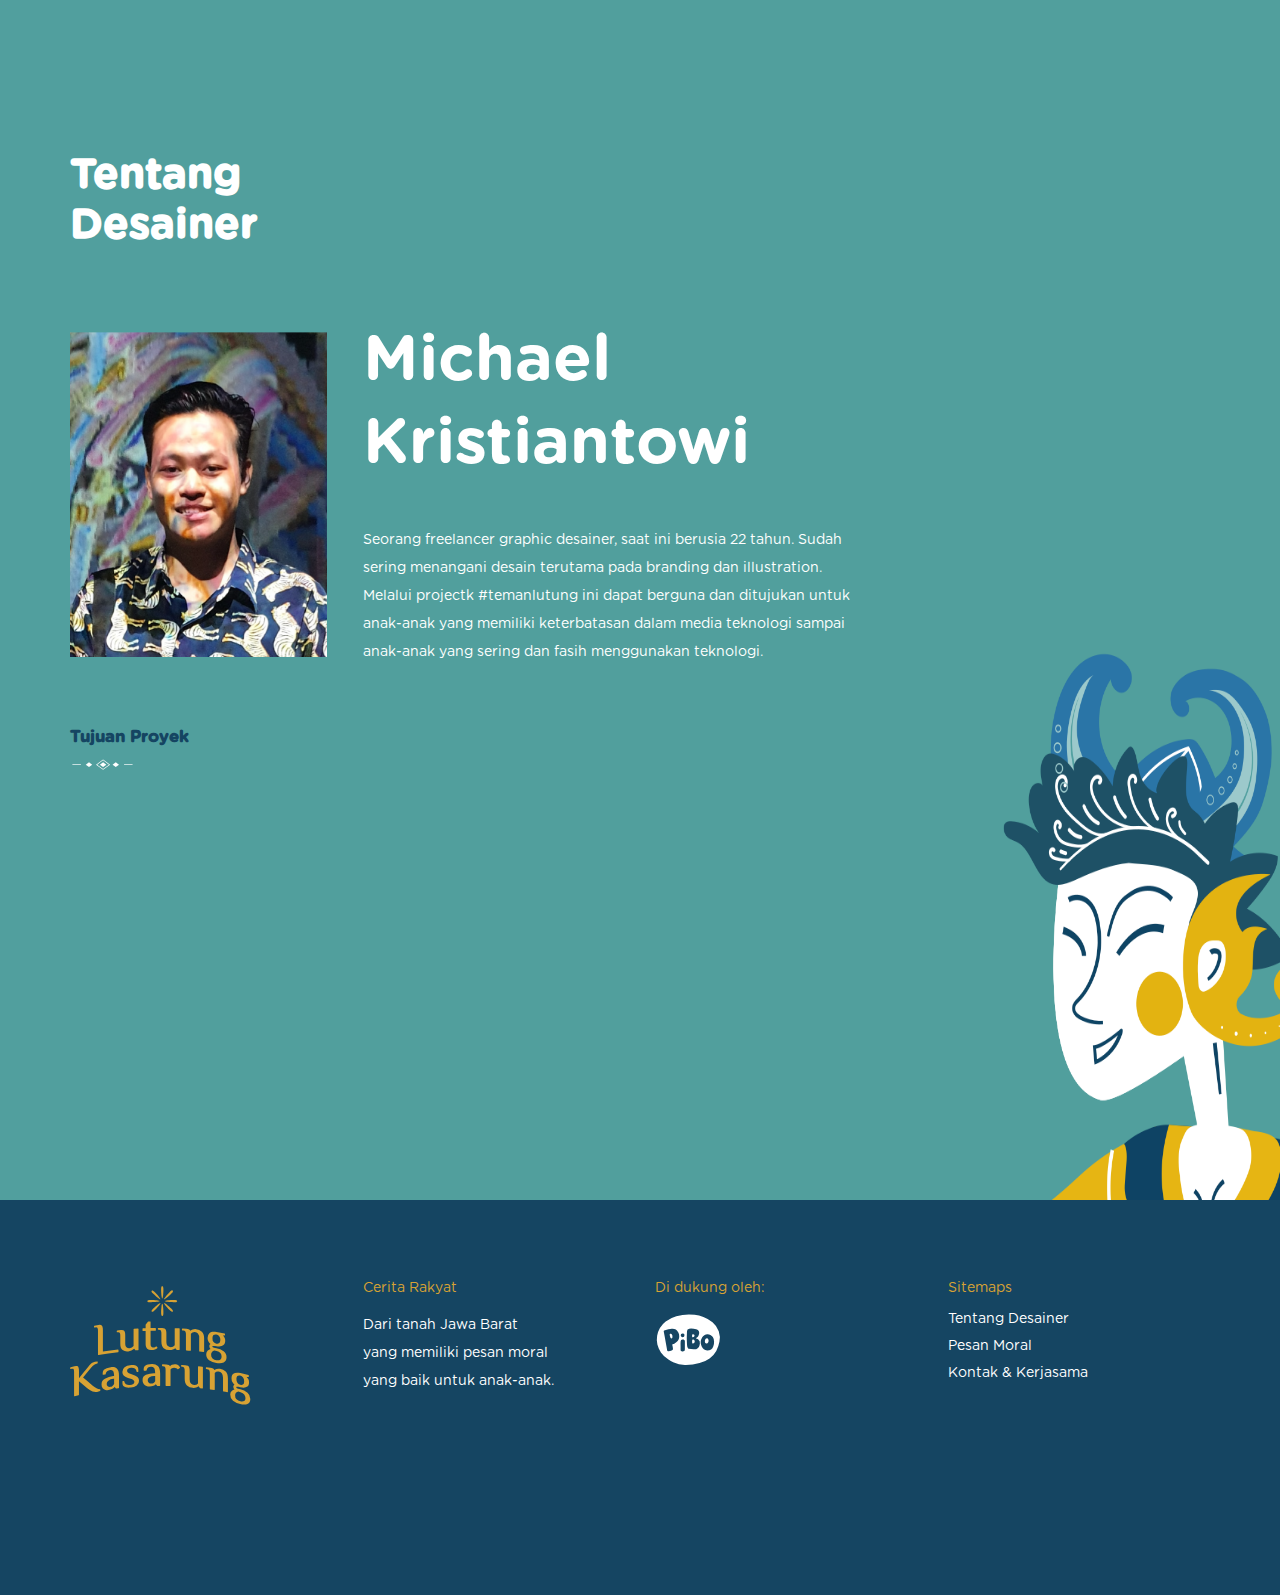
<file: about.html>
<!DOCTYPE html>
<html lang="en">
<head>
    <meta charset="UTF-8">
    <title>Tentang - Lutung Kasarung</title>

    <link rel="stylesheet" href="css/grid.css">
    <link rel="stylesheet" href="css/page.css">
    <link rel="stylesheet" href="css/footer.css">
</head>
<body>

<section class="page-section" id="about">
    <div class="container">
        <div class="row">
            <div class="col-12">
                <div class="header-container">
                    <h1>
                        Tentang <br/>
                        Desainer
                    </h1>
                </div>
            </div>
        </div>
    </div>

    <div class="container">
        <div class="row row-about">
            <div class="col-12 col-md-3">
                <div class="profile-photo-container">
                    <img src="page_assets/profile-photo.png" alt="profile-photo">
                </div>
            </div>

            <div class="col-12 col-md-9">
                <h2 class="about-title">
                    Michael <br/>
                    Kristiantowi
                </h2>

                <p class="about-description">
                    Seorang freelancer graphic desainer, saat ini berusia 22 tahun. Sudah <br/>
                    sering menangani desain terutama pada branding dan illustration. <br/>
                    Melalui projectk #temanlutung ini dapat berguna dan ditujukan untuk <br/>
                    anak-anak yang memiliki keterbatasan dalam media teknologi sampai <br/>
                    anak-anak yang sering dan fasih menggunakan teknologi.
                </p>
            </div>
        </div>
    </div>

    <div class="container">
        <div class="row">
            <div class="col-12">
                <div class="container-header-content">
                    <label>Tujuan Proyek</label>

                    <div class="text-line" style="margin-top: 8px;">
                        <svg id="Layer_1" data-name="Layer 1" xmlns="http://www.w3.org/2000/svg" viewBox="590 500 70 70" width="160px" height="20px"><defs><style>.cls-9{fill:#fff;}</style></defs><title>34</title><path class="cls-9" d="M460.77,551.82l-24.6-18.05,24.6-18,24.6,18ZM440.1,533.77l20.67,15.16,20.66-15.16-20.66-15.16Z"/><polygon class="cls-9" points="472.12 533.77 460.87 542.02 449.63 533.77 460.87 525.52 472.12 533.77"/><polygon class="cls-9" points="516.49 533.77 505.24 542.02 493.99 533.77 505.24 525.52 516.49 533.77"/><polygon class="cls-9" points="422.71 533.77 411.47 542.02 400.22 533.77 411.47 525.52 422.71 533.77"/><rect class="cls-9" x="534.29" y="532.61" width="29.71" height="2.33"/><rect class="cls-9" x="353.33" y="532.61" width="29.71" height="2.33"/></svg>
                    </div>
                </div>
            </div>
        </div>

        <div class="row">
            <div class="col-10">
                <div class="content-row-container">
                    <div class="content-row-wrapper">
                        <p class="content-row-description">
                            Sebagai proyek tugas akhir <br/>
                            dari desainer, untuk meraih <br/>
                            gelar sarjana. Proyek ini akan <br/>
                            berlanjut dengan kerjasama <br/>
                            dari berbagai pihak.
                        </p>
                    </div>

                    <div class="content-row-wrapper">
                        <p class="content-row-description">
                            Senang berbagi cerita <br/>
                            kepada sesama yang <br/>
                            mendasari pembuatan, lutung <br/>
                            kasarung story ini, melalui <br/>
                            media website interaktif.
                        </p>
                    </div>

                    <div class="content-row-wrapper">
                        <p class="content-row-description">
                            Semoga dapat bermanfaat <br/>
                            bagi anak-anak dimanapun <br/>
                            berada, dan pesan moralnya <br/>
                            dapat diaplikasikan kedalam <br/>
                            kehidupan sehari-hari.
                        </p>
                    </div>
                </div>
            </div>
        </div>
    </div>

</section>

<footer>
    <div class="container">
        <div class="row">
            <div class="col-12 col-md-3">
                <div class="footer-logo">
                    <img src="page_assets/footer-logo.svg" alt="footer-logo">
                </div>
            </div>

            <div class="col-12 col-md-3">
                <label class="footer-header">
                    Cerita Rakyat
                </label>

                <p class="footer-description">
                    Dari tanah Jawa Barat <br/>
                    yang memiliki pesan moral <br/>
                    yang baik untuk anak-anak.
                </p>
            </div>

            <div class="col-12 col-md-3">
                <label class="footer-header">
                    Di dukung oleh:
                </label>

                <div class="sponsor">
                    <img src="page_assets/sponsor-1.svg" alt="sponsor-1">
                </div>
            </div>

            <div class="col-12 col-md-3">
                <label class="footer-header">
                    Sitemaps
                </label>

                <ul>
                    <li>
                        <a href="about.html">Tentang Desainer</a>
                    </li>

                    <li>
                        <a href="message.html">Pesan Moral</a>
                    </li>

                    <li>
                        <a href="contact.html">Kontak & Kerjasama</a>
                    </li>
                </ul>
            </div>
        </div>
    </div>
</footer>

</body>
</html>
</file>
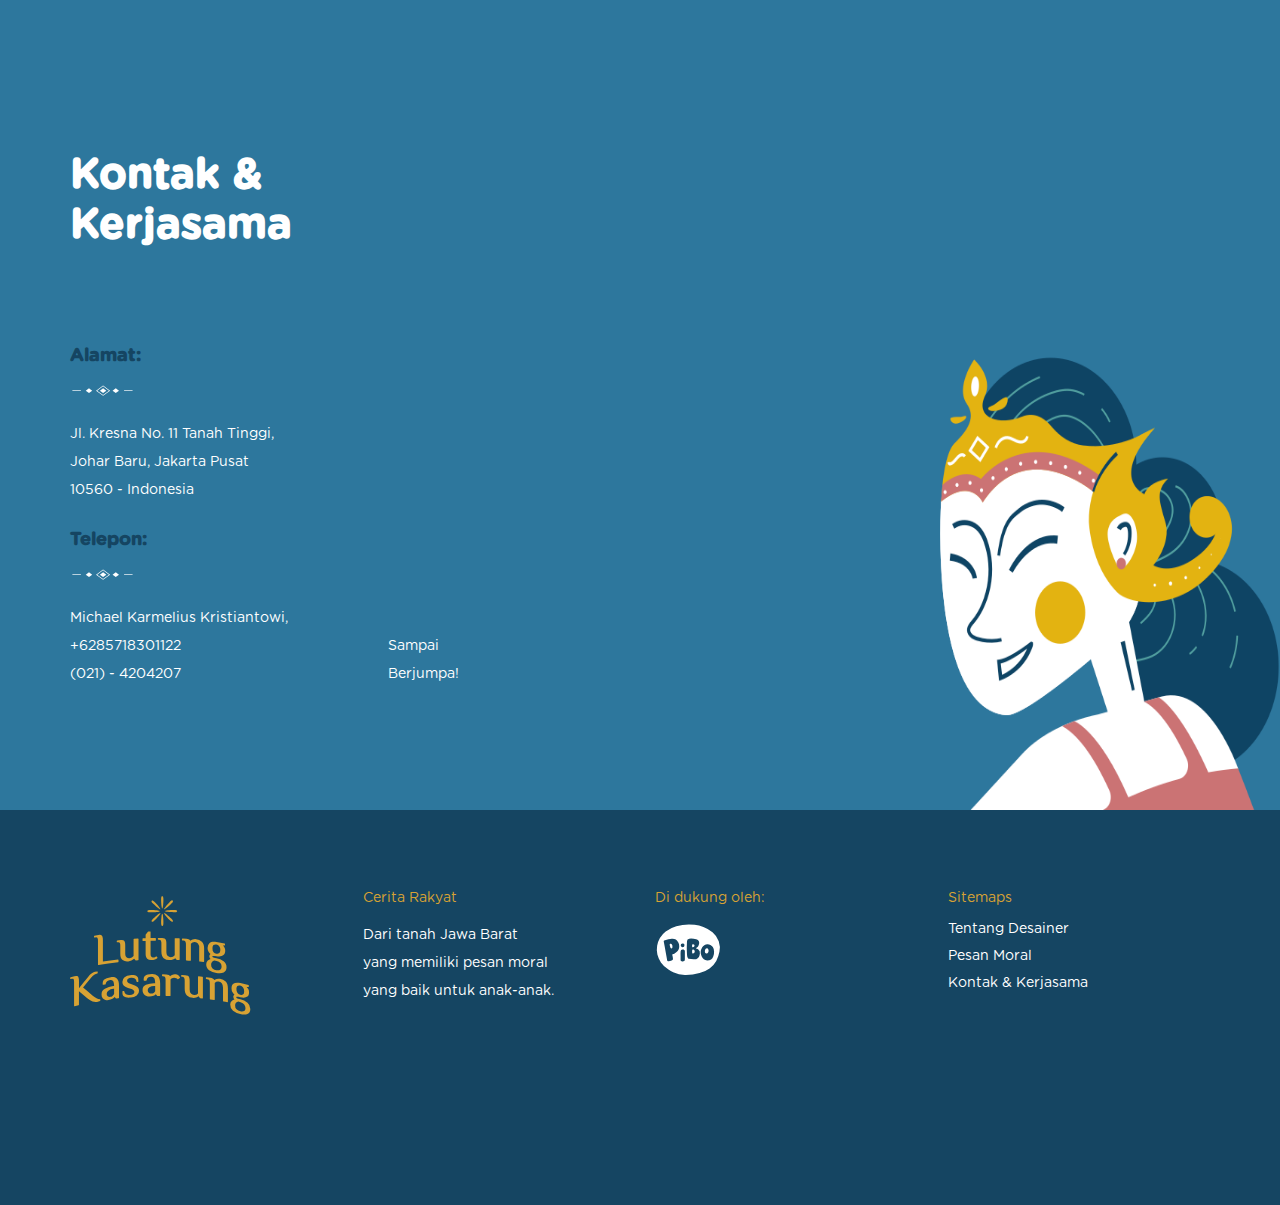
<file: contact.html>
<!DOCTYPE html>
<html lang="en">
<head>
    <meta charset="UTF-8">
    <title>Kontak - Lutung Kasarung</title>

    <link rel="stylesheet" href="css/grid.css">
    <link rel="stylesheet" href="css/page.css">
    <link rel="stylesheet" href="css/footer.css">
</head>
<body>

<section class="page-section" id="contact">
    <div class="container">
        <div class="row">
            <div class="col-12">
                <div class="header-container">
                    <h1>
                        Kontak & <br/>
                        Kerjasama
                    </h1>
                </div>
            </div>
        </div>
    </div>

    <div class="container">
        <div class="row">
            <div class="col-12">
                <div class="content-container">
                    <div class="content-wrapper">
                        <h4 class="content-header">Alamat: </h4>

                        <div class="text-line">
                            <svg id="Layer_1" data-name="Layer 1" xmlns="http://www.w3.org/2000/svg" viewBox="590 500 70 70" width="160px" height="20px"><defs><style>.cls-9{fill:#fff;}</style></defs><title>34</title><path class="cls-9" d="M460.77,551.82l-24.6-18.05,24.6-18,24.6,18ZM440.1,533.77l20.67,15.16,20.66-15.16-20.66-15.16Z"/><polygon class="cls-9" points="472.12 533.77 460.87 542.02 449.63 533.77 460.87 525.52 472.12 533.77"/><polygon class="cls-9" points="516.49 533.77 505.24 542.02 493.99 533.77 505.24 525.52 516.49 533.77"/><polygon class="cls-9" points="422.71 533.77 411.47 542.02 400.22 533.77 411.47 525.52 422.71 533.77"/><rect class="cls-9" x="534.29" y="532.61" width="29.71" height="2.33"/><rect class="cls-9" x="353.33" y="532.61" width="29.71" height="2.33"/></svg>
                        </div>

                        <p class="content-description">
                            Jl. Kresna No. 11 Tanah Tinggi, <br/>
                            Johar Baru, Jakarta Pusat <br/>
                            10560 - Indonesia
                        </p>
                    </div>

                    <div class="content-wrapper">
                        <h4 class="content-header">Telepon: </h4>

                        <div class="text-line">
                            <svg id="Layer_1" data-name="Layer 1" xmlns="http://www.w3.org/2000/svg" viewBox="590 500 70 70" width="160px" height="20px"><defs><style>.cls-9{fill:#fff;}</style></defs><title>34</title><path class="cls-9" d="M460.77,551.82l-24.6-18.05,24.6-18,24.6,18ZM440.1,533.77l20.67,15.16,20.66-15.16-20.66-15.16Z"/><polygon class="cls-9" points="472.12 533.77 460.87 542.02 449.63 533.77 460.87 525.52 472.12 533.77"/><polygon class="cls-9" points="516.49 533.77 505.24 542.02 493.99 533.77 505.24 525.52 516.49 533.77"/><polygon class="cls-9" points="422.71 533.77 411.47 542.02 400.22 533.77 411.47 525.52 422.71 533.77"/><rect class="cls-9" x="534.29" y="532.61" width="29.71" height="2.33"/><rect class="cls-9" x="353.33" y="532.61" width="29.71" height="2.33"/></svg>
                        </div>

                        <div class="content-description-container">
                            <p class="content-description">
                                Michael Karmelius Kristiantowi, <br/>
                                +6285718301122 <br/>
                                (021) - 4204207
                            </p>

                            <p class="content-description">
                                <br/>
                                Sampai <br/>
                                Berjumpa!
                            </p>
                        </div>
                    </div>
                </div>
            </div>
        </div>
    </div>

</section>

<footer>
    <div class="container">
        <div class="row">
            <div class="col-12 col-md-3">
                <div class="footer-logo">
                    <img src="page_assets/footer-logo.svg" alt="footer-logo">
                </div>
            </div>

            <div class="col-12 col-md-3">
                <label class="footer-header">
                    Cerita Rakyat
                </label>

                <p class="footer-description">
                    Dari tanah Jawa Barat <br/>
                    yang memiliki pesan moral <br/>
                    yang baik untuk anak-anak.
                </p>
            </div>

            <div class="col-12 col-md-3">
                <label class="footer-header">
                    Di dukung oleh:
                </label>

                <div class="sponsor">
                    <img src="page_assets/sponsor-1.svg" alt="sponsor-1">
                </div>
            </div>

            <div class="col-12 col-md-3">
                <label class="footer-header">
                    Sitemaps
                </label>

                <ul>
                    <li>
                        <a href="about.html">Tentang Desainer</a>
                    </li>

                    <li>
                        <a href="message.html">Pesan Moral</a>
                    </li>

                    <li>
                        <a href="contact.html">Kontak & Kerjasama</a>
                    </li>
                </ul>
            </div>
        </div>
    </div>
</footer>

</body>
</html>
</file>
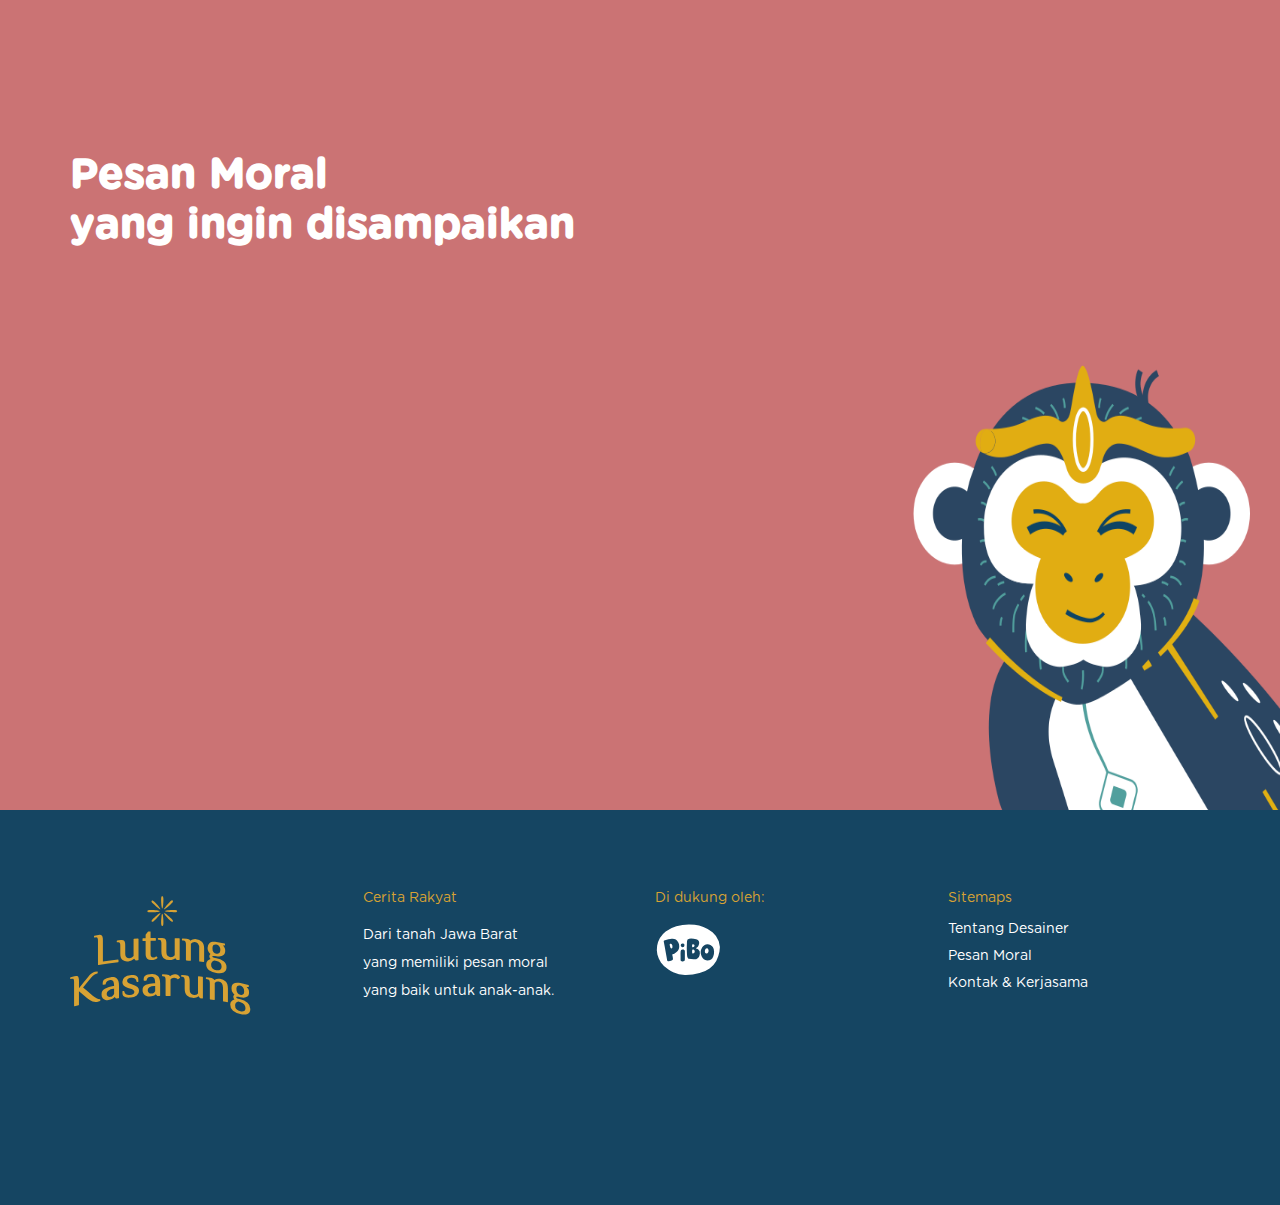
<file: message.html>
<!DOCTYPE html>
<html lang="en">
<head>
    <meta charset="UTF-8">
    <title>Pesan - Lutung Kasarung</title>

    <link rel="stylesheet" href="css/grid.css">
    <link rel="stylesheet" href="css/page.css">
    <link rel="stylesheet" href="css/footer.css">
</head>
<body>

<section class="page-section" id="message">
    <div class="container">
        <div class="row">
            <div class="col-12">
                <div class="header-container">
                    <h1>
                        Pesan Moral<br/>
                        yang ingin disampaikan
                    </h1>
                </div>
            </div>
        </div>
    </div>

    <div class="container">
        <div class="row">
            <div class="col-10">
                <div class="content-row-container">
                    <div class="content-row-wrapper">
                        <div class="content-row-image image-1">
                            <img src="page_assets/icon-1.svg" alt="icon-1">
                        </div>

                        <h4 class="content-row-header">Kejujuran</h4>

                        <div class="text-line">
                            <svg id="Layer_1" data-name="Layer 1" xmlns="http://www.w3.org/2000/svg" viewBox="590 500 70 70" width="50%" height="20px"><defs><style>.cls-9{fill:#fff;}</style></defs><title>34</title><path class="cls-9" d="M460.77,551.82l-24.6-18.05,24.6-18,24.6,18ZM440.1,533.77l20.67,15.16,20.66-15.16-20.66-15.16Z"/><polygon class="cls-9" points="472.12 533.77 460.87 542.02 449.63 533.77 460.87 525.52 472.12 533.77"/><polygon class="cls-9" points="516.49 533.77 505.24 542.02 493.99 533.77 505.24 525.52 516.49 533.77"/><polygon class="cls-9" points="422.71 533.77 411.47 542.02 400.22 533.77 411.47 525.52 422.71 533.77"/><rect class="cls-9" x="534.29" y="532.61" width="29.71" height="2.33"/><rect class="cls-9" x="353.33" y="532.61" width="29.71" height="2.33"/></svg>
                        </div>

                        <p class="content-row-description">
                            Kepercayaan kita peroleh <br/>
                            dengan Kejujuran disetiap <br/>
                            perkataan dan perbuatan.
                        </p>
                    </div>

                    <div class="content-row-wrapper">
                        <div class="content-row-image">
                            <img src="page_assets/icon-2.svg" alt="icon-2">
                        </div>

                        <h4 class="content-row-header">Kebijaksanaan</h4>

                        <div class="text-line">
                            <svg id="Layer_1" data-name="Layer 1" xmlns="http://www.w3.org/2000/svg" viewBox="590 500 70 70" width="50%" height="20px"><defs><style>.cls-9{fill:#fff;}</style></defs><title>34</title><path class="cls-9" d="M460.77,551.82l-24.6-18.05,24.6-18,24.6,18ZM440.1,533.77l20.67,15.16,20.66-15.16-20.66-15.16Z"/><polygon class="cls-9" points="472.12 533.77 460.87 542.02 449.63 533.77 460.87 525.52 472.12 533.77"/><polygon class="cls-9" points="516.49 533.77 505.24 542.02 493.99 533.77 505.24 525.52 516.49 533.77"/><polygon class="cls-9" points="422.71 533.77 411.47 542.02 400.22 533.77 411.47 525.52 422.71 533.77"/><rect class="cls-9" x="534.29" y="532.61" width="29.71" height="2.33"/><rect class="cls-9" x="353.33" y="532.61" width="29.71" height="2.33"/></svg>
                        </div>

                        <p class="content-row-description">
                            Pintar memilih mana yang baik <br/>
                            dan mana yang buruk untuk <br/>
                            diri sendiri.
                        </p>
                    </div>

                    <div class="content-row-wrapper">
                        <div class="content-row-image">
                            <img src="page_assets/icon-3.svg" alt="icon-2">
                        </div>

                        <h4 class="content-row-header">Pertemanan</h4>

                        <div class="text-line">
                            <svg id="Layer_1" data-name="Layer 1" xmlns="http://www.w3.org/2000/svg" viewBox="590 500 70 70" width="50%" height="20px"><defs><style>.cls-9{fill:#fff;}</style></defs><title>34</title><path class="cls-9" d="M460.77,551.82l-24.6-18.05,24.6-18,24.6,18ZM440.1,533.77l20.67,15.16,20.66-15.16-20.66-15.16Z"/><polygon class="cls-9" points="472.12 533.77 460.87 542.02 449.63 533.77 460.87 525.52 472.12 533.77"/><polygon class="cls-9" points="516.49 533.77 505.24 542.02 493.99 533.77 505.24 525.52 516.49 533.77"/><polygon class="cls-9" points="422.71 533.77 411.47 542.02 400.22 533.77 411.47 525.52 422.71 533.77"/><rect class="cls-9" x="534.29" y="532.61" width="29.71" height="2.33"/><rect class="cls-9" x="353.33" y="532.61" width="29.71" height="2.33"/></svg>
                        </div>

                        <p class="content-row-description">
                            Pertemanan sejati yakni, <br/>
                            dapat mengerti disaat senang <br/>
                            maupun susah
                        </p>
                    </div>
                </div>
            </div>
        </div>
    </div>

</section>

<footer>
    <div class="container">
        <div class="row">
            <div class="col-12 col-md-3">
                <div class="footer-logo">
                    <img src="page_assets/footer-logo.svg" alt="footer-logo">
                </div>
            </div>

            <div class="col-12 col-md-3">
                <label class="footer-header">
                    Cerita Rakyat
                </label>

                <p class="footer-description">
                    Dari tanah Jawa Barat <br/>
                    yang memiliki pesan moral <br/>
                    yang baik untuk anak-anak.
                </p>
            </div>

            <div class="col-12 col-md-3">
                <label class="footer-header">
                    Di dukung oleh:
                </label>

                <div class="sponsor">
                    <img src="page_assets/sponsor-1.svg" alt="sponsor-1">
                </div>
            </div>

            <div class="col-12 col-md-3">
                <label class="footer-header">
                    Sitemaps
                </label>

                <ul>
                    <li>
                        <a href="about.html">Tentang Desainer</a>
                    </li>

                    <li>
                        <a href="message.html">Pesan Moral</a>
                    </li>

                    <li>
                        <a href="contact.html">Kontak & Kerjasama</a>
                    </li>
                </ul>
            </div>
        </div>
    </div>
</footer>

</body>
</html>
</file>
<file: css/grid.css>
.container {
    padding: 0 15px;
    margin: 0 auto;
}

.row {
    margin: 0 -15px;
    display: flex;
    flex-flow: row wrap;
}

[class*="col-"] {
    padding: 0 15px;
    margin-bottom: 30px;
}

.col-1 { flex: 1 1 8.33333%; max-width: 8.33333%; }
.col-2 { flex: 1 1 16.66667%; max-width: 16.66667%; }
.col-3 { flex: 1 1 25%; max-width: 25%; }
.col-4 { flex: 1 1 33.33333%; max-width: 33.33333%; }
.col-5 { flex: 1 1 41.66667%; max-width: 41.66667%; }
.col-6 { flex: 1 1 50%; max-width: 50%; }
.col-7 { flex: 1 1 58.33333%; max-width: 58.33333%; }
.col-8 { flex: 1 1 66.66667%; max-width: 66.66667%; }
.col-9 { flex: 1 1 75%; max-width: 75%; }
.col-10 { flex: 1 1 83.33333%; max-width: 83.33333%; }
.col-11 { flex: 1 1 91.66667%; max-width: 91.66667%; }
.col-12 { flex: 1 1 100%; max-width: 100%; }

@media screen and (min-width: 768px) {
    .container { width: 720px; }
    .col-sm-1 { flex: 1 1 8.33333%; max-width: 8.33333%; }
    .col-sm-2 { flex: 1 1 16.66667%; max-width: 16.66667%; }
    .col-sm-3 { flex: 1 1 25%; max-width: 25%; }
    .col-sm-4 { flex: 1 1 33.33333%; max-width: 33.33333%; }
    .col-sm-5 { flex: 1 1 41.66667%; max-width: 41.66667%; }
    .col-sm-6 { flex: 1 1 50%; max-width: 50%; }
    .col-sm-7 { flex: 1 1 58.33333%; max-width: 58.33333%; }
    .col-sm-8 { flex: 1 1 66.66667%; max-width: 66.66667%; }
    .col-sm-9 { flex: 1 1 75%; max-width: 75%; }
    .col-sm-10 { flex: 1 1 83.33333%; max-width: 83.33333%; }
    .col-sm-11 { flex: 1 1 91.66667%; max-width: 91.66667%; }
    .col-sm-12 { flex: 1 1 100%; max-width: 100%; }
}

@media screen and (min-width: 992px) {
    .container { width: 970px; }
    .col-md-1 { flex: 1 1 8.33333%; max-width: 8.33333%; }
    .col-md-2 { flex: 1 1 16.66667%; max-width: 16.66667%; }
    .col-md-3 { flex: 1 1 25%; max-width: 25%; }
    .col-md-4 { flex: 1 1 33.33333%; max-width: 33.33333%; }
    .col-md-5 { flex: 1 1 41.66667%; max-width: 41.66667%; }
    .col-md-6 { flex: 1 1 50%; max-width: 50%; }
    .col-md-7 { flex: 1 1 58.33333%; max-width: 58.33333%; }
    .col-md-8 { flex: 1 1 66.66667%; max-width: 66.66667%; }
    .col-md-9 { flex: 1 1 75%; max-width: 75%; }
    .col-md-10 { flex: 1 1 83.33333%; max-width: 83.33333%; }
    .col-md-11 { flex: 1 1 91.66667%; max-width: 91.66667%; }
    .col-md-12 { flex: 1 1 100%; max-width: 100%; }
}

@media screen and (min-width: 1200px) {
    .container { width: 1170px; }
    .col-lg-1 { flex: 1 1 8.33333%; max-width: 8.33333%; }
    .col-lg-2 { flex: 1 1 16.66667%; max-width: 16.66667%; }
    .col-lg-3 { flex: 1 1 25%; max-width: 25%; }
    .col-lg-4 { flex: 1 1 33.33333%; max-width: 33.33333%; }
    .col-lg-5 { flex: 1 1 41.66667%; max-width: 41.66667%; }
    .col-lg-6 { flex: 1 1 50%; max-width: 50%; }
    .col-lg-7 { flex: 1 1 58.33333%; max-width: 58.33333%; }
    .col-lg-8 { flex: 1 1 66.66667%; max-width: 66.66667%; }
    .col-lg-9 { flex: 1 1 75%; max-width: 75%; }
    .col-lg-10 { flex: 1 1 83.33333%; max-width: 83.33333%; }
    .col-lg-11 { flex: 1 1 91.66667%; max-width: 91.66667%; }
    .col-lg-12 { flex: 1 1 100%; max-width: 100%; }
}
</file>
<file: css/page.css>
* {
    box-sizing: border-box;
    font-family: GothamBook;
    font-size: 14px;
}

body {
    margin: 0;
    padding: 0;
}

@font-face {
    font-family: GothamBook;
    src: url(../fonts/gotham-rounded-book.otf);
}

@font-face {
    font-family: GothamBold;
    src: url(../fonts/gotham-rounded-bold.otf);
}

@font-face {
    font-family: GothamLight;
    src: url(../fonts/gotham-rounded-light.otf);
}

.page-section {
    min-height: 90vh;
}

/* background */
.page-section#contact {
    background: #2d769e url(../page_assets/contact-bg.png);
    background-size: 100% 110%;
    background-position: 0 -80px;
    background-repeat: no-repeat;
}

.page-section#message {
    background: #cc7274 url(../page_assets/message-bg.png);
    background-size: 100% 110%;
    background-position: 0 -75px;
    background-repeat: no-repeat;
}

.page-section#about {
    background: #519f9e url(../page_assets/about-bg.png);
    background-size: 90% 100%;
    background-position: 170px 0;
    background-repeat: no-repeat;
    padding-bottom: 200px;

}

/* header container */
.page-section .header-container {
    margin-top: 150px;
    margin-bottom: 40px;
}

.page-section .header-container h1 {
    margin: 0;
    color: white;
    font-size: 3rem;
    font-family: GothamBold;
}

/* content container */
.page-section .content-wrapper {
    margin-bottom: 20px;
}

.page-section .content-wrapper .content-header {
    font-size: 1.3rem;
    color: #154562;
    margin-bottom: 1rem;
    font-family: GothamBold;
}

.page-section .content-wrapper .content-description-container {
    display: flex;
}

.page-section .content-wrapper .content-description {
    color: white;
    line-height: 2;
    margin-right: 100px;
}

/* content row */
.content-row-container {
    display: flex;
    justify-content: space-between;
}

.content-row-wrapper {
    flex: 1 1 33.33333%;
    max-width: 33.33333%;
    opacity: 0;
    transform: translateY(-50px);
    animation: columnAnimation 1s ease-out forwards;
}

.content-row-wrapper:nth-child(2) { animation-delay: .25s; }
.content-row-wrapper:nth-child(3) { animation-delay: .5s; }

@keyframes columnAnimation {
    to { transform: translateY(0); opacity: 1; }
}

.content-row-wrapper .content-row-header {
    color: #154562;
    font-size: 1.2rem;
    font-family: GothamBold;
    margin-bottom: 8px;
}

.content-row-wrapper .content-row-image,
.content-row-wrapper .content-row-image img {
    width: 150px;
}

.content-row-wrapper .content-row-image.image-1 {
    position: relative;
    left: -20px;
}

.content-row-wrapper .content-row-description {
    line-height: 2;
    color: white;
    margin-top: 6px;
}

/* container header content*/
.container-header-content label {
    color: #154562;
    font-size: 1.2rem;
    font-weight: bold;
    font-family: GothamBold;
}

/* about */
.row-about {
    margin-bottom: 32px;
}

.profile-photo-container {

}

.profile-photo-container img {
    width: 98%;
    position: relative;
    top: 12px;
}

.about-title {
    font-size: 64px;
    line-height: 1.3;
    margin: 0;
    color: white;
    font-family: GothamBold;
    font-weight: 100;
}

.about-description {
    line-height: 2;
    color: white;
    margin-bottom: 0;
    margin-top: 40px;
}
</file>
<file: css/footer.css>
/* footer */
footer {
    padding: 80px 0;
    background: #154562;
}

footer .footer-logo img {
    width: 200px;
    position: relative;
    top: -30px;
    left: -10px;
}

.footer-header {
    margin-bottom: 20px;
    color: #d7a234;
}

.footer-description {
    line-height: 2;
    color: white;
}

footer .sponsor img {
    width: 100px;
}

footer ul {
    padding-left: 0;
    list-style: none;
}

footer ul li:not(:last-child) {
    margin-bottom: 10px;
}

footer ul li a {
    color: white;
    text-decoration: none;
    transition: all .3s ease;
}

footer ul li a:hover {
    opacity: .7;
}
</file>
